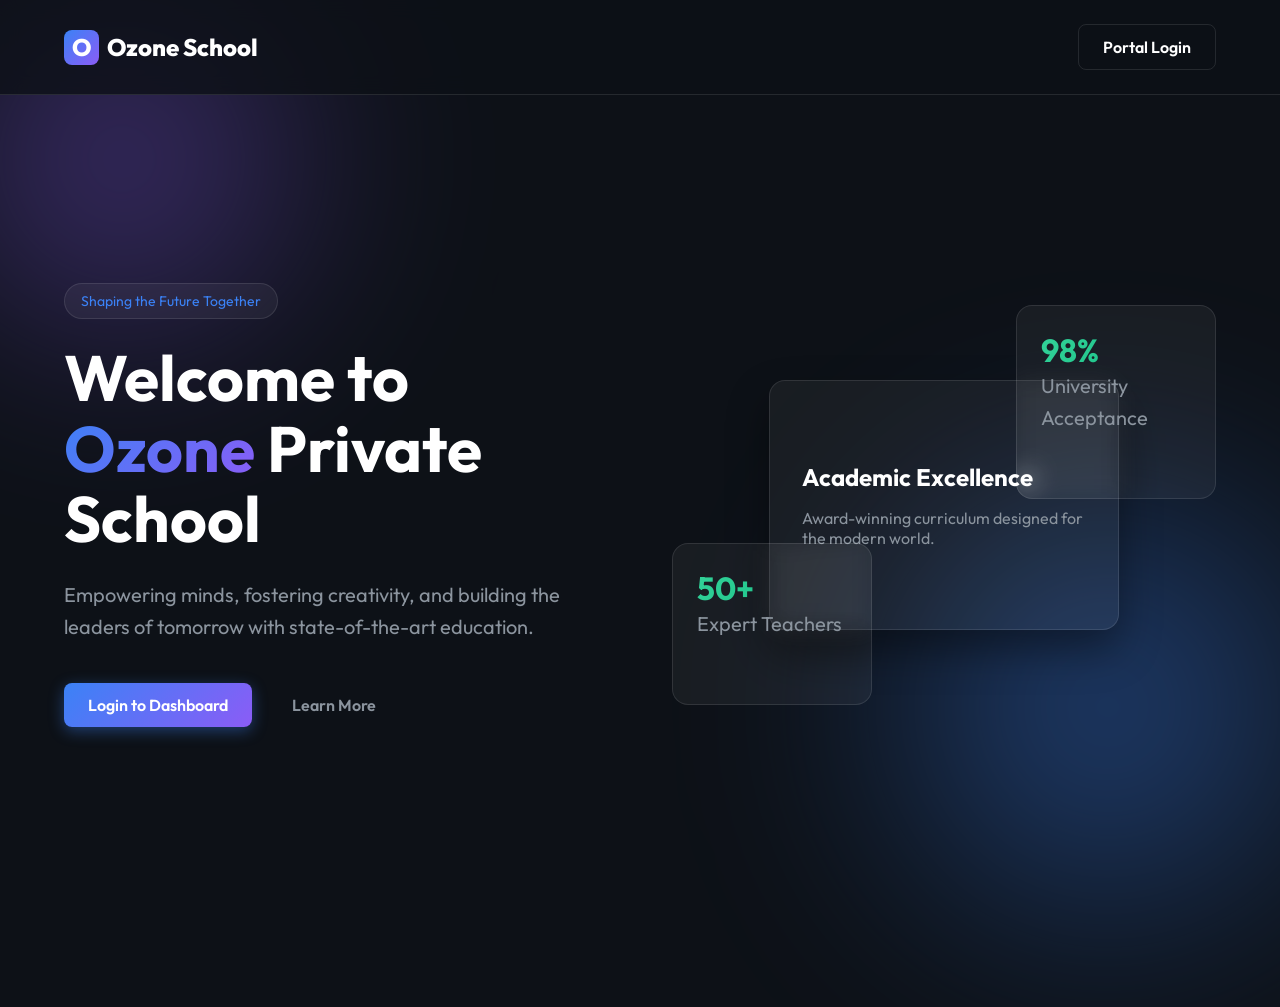
<file: src/main/resources/static/index.html>
<!DOCTYPE html>
<html lang="en">
<head>
    <meta charset="UTF-8">
    <meta name="viewport" content="width=device-width, initial-scale=1.0">
    <title>Ozone Private School | Excellence in Education</title>
    <!-- Modern Font: Outfit -->
    <link href="https://fonts.googleapis.com/css2?family=Outfit:wght@300;400;500;700;800&display=swap" rel="stylesheet">
    <link rel="stylesheet" href="css/index.css">
</head>
<body>

<!-- Background decorative elements -->
<div class="blob shape-1"></div>
<div class="blob shape-2"></div>

<nav class="navbar">
    <div class="logo">
        <span class="logo-icon">O</span>
        Ozone School
    </div>
    <button id="nav-login-btn" class="btn btn-outline">Portal Login</button>
</nav>

<main class="hero">
    <div class="hero-content">
        <div class="badge">Shaping the Future Together</div>
        <h1>Welcome to <span class="text-gradient">Ozone</span> Private School</h1>
        <p>Empowering minds, fostering creativity, and building the leaders of tomorrow with state-of-the-art education.</p>
        <div class="hero-actions">
            <button id="hero-login-btn" class="btn btn-primary">Login to Dashboard</button>
            <button class="btn btn-ghost">Learn More</button>
        </div>
    </div>

    <div class="hero-image-container">
        <!-- abstract glass card representation instead of image -->
        <div class="glass-card stat-card stat-1">
            <h3>98%</h3>
            <p>University Acceptance</p>
        </div>
        <div class="glass-card stat-card stat-2">
            <h3>50+</h3>
            <p>Expert Teachers</p>
        </div>
        <div class="glass-card main-hero-card">
            <div class="card-header">Academic Excellence</div>
            <div class="card-body">Award-winning curriculum designed for the modern world.</div>
        </div>
    </div>
</main>

<!-- Login Modal -->
<div id="login-modal" class="modal-overlay hidden">
    <div class="modal-content glass-card">
        <button class="close-btn">&times;</button>

        <div class="modal-header">
            <h2>Welcome Back</h2>
            <p>Sign in to your Ozone portal</p>
        </div>

        <form id="login-form">
            <div class="input-group">
                <label for="username">Username</label>
                <input type="text" id="username" placeholder="Enter your username" required>
            </div>

            <div class="input-group">
                <label for="password">Password</label>
                <input type="password" id="password" placeholder="Enter your password" required>
            </div>

            <div class="input-group">
                <label for="role">Select Role</label>
                <div class="custom-select">
                    <select id="role" required>
                        <option value="" disabled selected>Choose your role...</option>
                        <option value="director">Director</option>
                        <option value="manager">Manager</option>
                        <option value="cashier">Cashier</option>
                        <option value="teacher">Teacher</option>
                    </select>
                </div>
            </div>

            <button type="submit" class="btn btn-primary btn-block">Sign In</button>
        </form>
    </div>
</div>

<script src="js/index.js"></script>
</body>
</html>
</file>
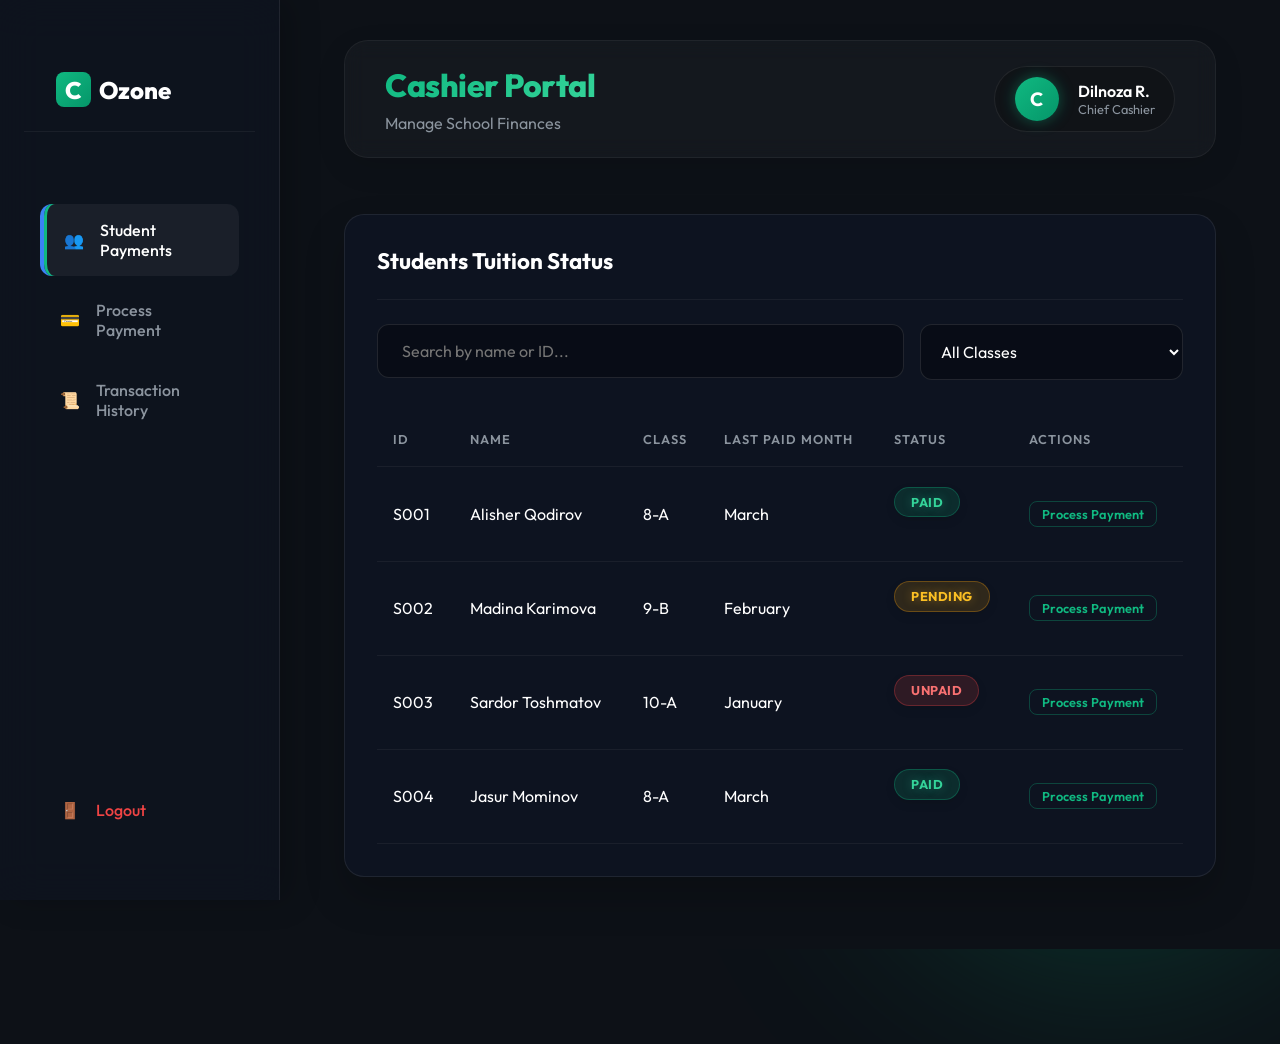
<file: src/main/resources/static/html/cashier.html>
<!DOCTYPE html>
<html lang="en">
<head>
    <meta charset="UTF-8">
    <meta name="viewport" content="width=device-width, initial-scale=1.0">
    <title>Cashier Dashboard | Ozone School</title>
    <link href="https://fonts.googleapis.com/css2?family=Outfit:wght@300;400;500;700;800&display=swap" rel="stylesheet">
    <link rel="stylesheet" href="../css/index.css">
    <link rel="stylesheet" href="../css/cashier.css">
    <script src="../js/cashier.js" defer></script>
</head>
<body>

<!-- Background decorative elements -->
<div class="blob shape-1" style="background: radial-gradient(circle, #10b981 0%, transparent 70%);"></div>
<div class="blob shape-2" style="background: radial-gradient(circle, #059669 0%, transparent 70%);"></div>

<div class="dashboard-layout">

    <!-- Sidebar -->
    <aside class="sidebar">
        <div class="sidebar-header">
            <div class="logo">
                <span class="logo-icon" style="background: linear-gradient(135deg, #10b981, #059669);">C</span>
                Ozone
            </div>
        </div>
        <nav class="sidebar-nav">
            <a href="#" class="nav-item active" data-section="student-payments">
                <span>👥</span> Student Payments
            </a>
            <a href="#" class="nav-item" data-section="process-payment">
                <span>💳</span> Process Payment
            </a>
            <a href="#" class="nav-item" data-section="transaction-history">
                <span>📜</span> Transaction History
            </a>
            <a href="../index.html" class="nav-item" style="margin-top: auto; color: #ef4444;">
                <span>🚪</span> Logout
            </a>
        </nav>
    </aside>

    <!-- Main Content -->
    <main class="main-content">
        <header class="dashboard-header">
            <div>
                <h2 class="text-gradient" style="background: linear-gradient(135deg, #10b981, #34d399); -webkit-background-clip: text; background-clip: text; -webkit-text-fill-color: transparent;">Cashier Portal</h2>
                <p style="color: var(--text-secondary); margin-top: 0.5rem;">Manage School Finances</p>
            </div>
            <div class="user-profile">
                <div class="avatar" style="background: linear-gradient(135deg, #10b981, #059669);">C</div>
                <div>
                    <div style="font-weight: 600;">Dilnoza R.</div>
                    <div style="font-size: 0.8rem; color: var(--text-secondary);">Chief Cashier</div>
                </div>
            </div>
        </header>

        <!-- Student Payments Section -->
        <section id="student-payments" class="section-content active">
            <div class="table-container">
                <div class="table-header">
                    <h3>Students Tuition Status</h3>
                </div>

                <div style="display: flex; gap: 1rem; margin-bottom: 2rem;">
                    <div style="flex: 2;">
                        <input type="text" id="studentSearchInput" class="search-bar" style="margin-bottom: 0;" placeholder="Search by name or ID..." onkeyup="filterPayments()">
                    </div>
                    <div style="flex: 1;">
                        <select id="classFilter" class="search-bar" style="margin-bottom: 0; padding: 1rem; cursor: pointer;" onchange="filterPayments()">
                            <option value="all">All Classes</option>
                            <!-- Populated by JS -->
                        </select>
                    </div>
                </div>

                <table class="data-table">
                    <thead>
                    <tr>
                        <th>ID</th>
                        <th>Name</th>
                        <th>Class</th>
                        <th>Last Paid Month</th>
                        <th>Status</th>
                        <th>Actions</th>
                    </tr>
                    </thead>
                    <tbody id="paymentTableBody">
                    <!-- Populated by JS -->
                    </tbody>
                </table>
            </div>
        </section>

        <!-- Process Payment Section -->
        <section id="process-payment" class="section-content">
            <div class="payment-grid">
                <div class="action-card">
                    <div class="table-header">
                        <h3>Process New Payment</h3>
                    </div>

                    <div class="student-card" id="selectedStudentInfo">
                        <div>
                            <h4 id="selectedStudentName" style="color: white; font-size: 1.1rem; margin-bottom: 0.3rem;">No student selected</h4>
                            <p id="selectedStudentClass" style="color: var(--text-secondary); font-size: 0.9rem;">Please select a student from the list first</p>
                        </div>
                        <div style="font-size: 2rem;">👤</div>
                    </div>

                    <form id="paymentForm">
                        <div class="input-group">
                            <label>Payment Amount (UZS)</label>
                            <input type="text" id="paymentAmount" value="2,000,000" readonly style="color: #cbd5e1; cursor: not-allowed; opacity: 0.8;">
                        </div>

                        <div class="input-group">
                            <label>Month to Pay</label>
                            <div class="custom-select">
                                <select id="paymentMonth">
                                    <option value="" disabled selected>Select month...</option>
                                    <option value="January">January</option>
                                    <option value="February">February</option>
                                    <option value="March">March</option>
                                    <option value="April">April</option>
                                    <option value="May">May</option>
                                    <option value="September">September</option>
                                    <option value="October">October</option>
                                    <option value="November">November</option>
                                    <option value="December">December</option>
                                </select>
                            </div>
                        </div>

                        <div class="input-group">
                            <label>Payment Method</label>
                            <div class="custom-select">
                                <select id="paymentMethod">
                                    <option value="Cash">Cash</option>
                                    <option value="Card (Terminal)">Card (Terminal)</option>
                                    <option value="Payme / Click">Payme / Click</option>
                                </select>
                            </div>
                        </div>

                        <button type="button" class="btn btn-primary" style="width: 100%; margin-top: 1rem;" onclick="submitPayment()">Confirm Payment</button>
                    </form>
                </div>

                <div class="action-card">
                    <div class="table-header">
                        <h3>Payment Summary</h3>
                    </div>
                    <div style="display: flex; flex-direction: column; gap: 1.5rem;">
                        <div style="background: rgba(0,0,0,0.2); padding: 1.5rem; border-radius: 12px; border-left: 4px solid #10b981;">
                            <p style="color: var(--text-secondary); font-size: 0.9rem; margin-bottom: 0.5rem;">Total Collected Today</p>
                            <h3 style="color: white; font-size: 1.8rem;">16,000,000 <span style="font-size: 1rem; color: var(--text-secondary);">UZS</span></h3>
                        </div>
                        <div style="background: rgba(0,0,0,0.2); padding: 1.5rem; border-radius: 12px; border-left: 4px solid #f59e0b;">
                            <p style="color: var(--text-secondary); font-size: 0.9rem; margin-bottom: 0.5rem;">Pending Payments (Current Month)</p>
                            <h3 style="color: white; font-size: 1.8rem;">42 <span style="font-size: 1rem; color: var(--text-secondary);">Students</span></h3>
                        </div>
                    </div>
                </div>
            </div>
        </section>

        <!-- Transaction History Section -->
        <section id="transaction-history" class="section-content">
            <div class="table-container">
                <div class="table-header">
                    <h3>Recent Transactions</h3>
                </div>
                <table class="data-table">
                    <thead>
                    <tr>
                        <th>Transaction ID</th>
                        <th>Date</th>
                        <th>Student Name</th>
                        <th>Class</th>
                        <th>Month Paid</th>
                        <th>Amount (UZS)</th>
                    </tr>
                    </thead>
                    <tbody id="transactionTableBody">
                    <!-- Populated by JS -->
                    </tbody>
                </table>
            </div>
        </section>

    </main>
</div>
</body>
</html>
</file>
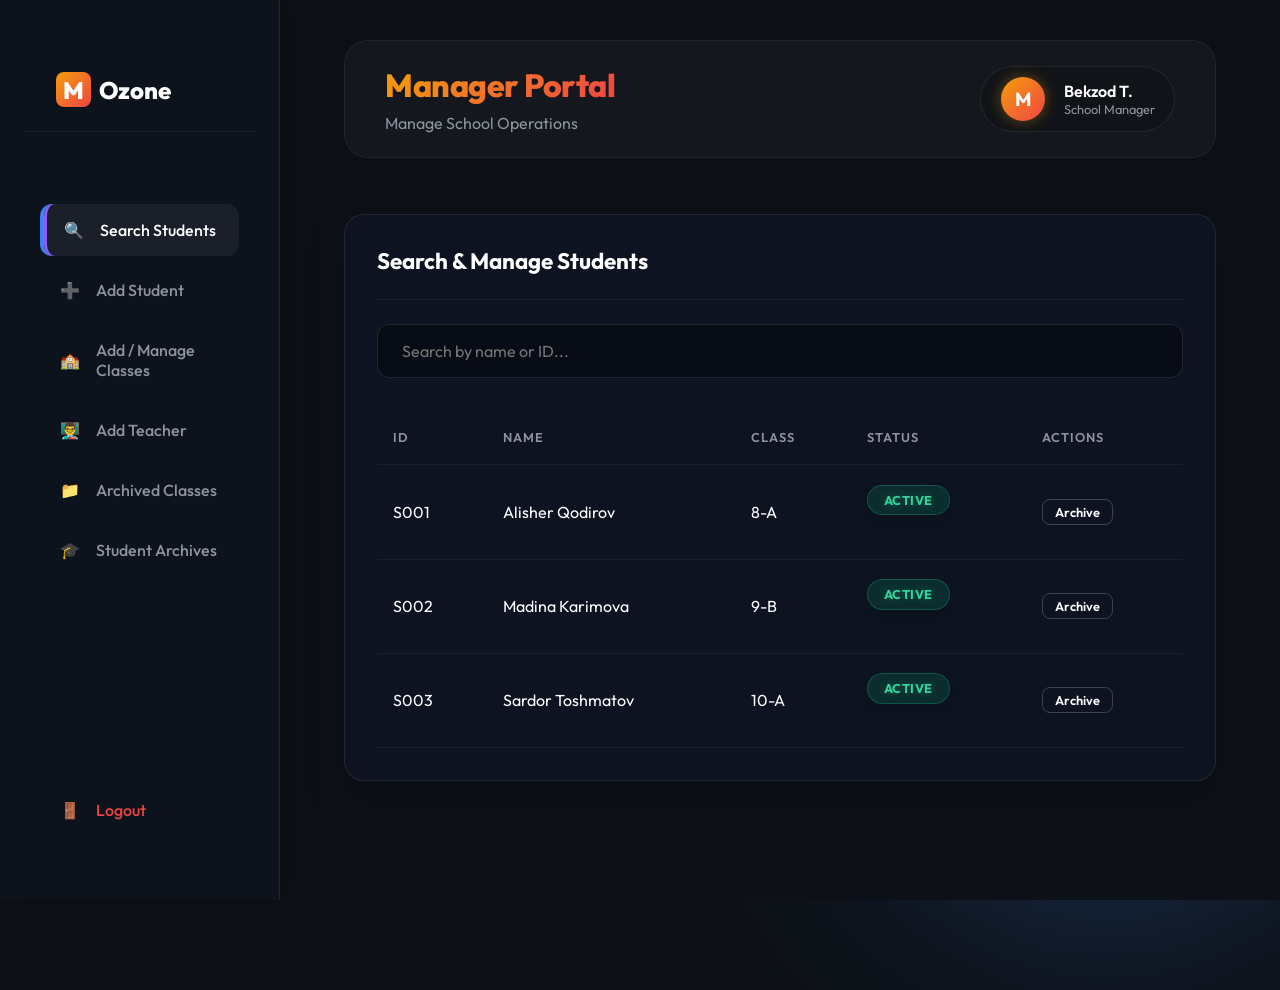
<file: src/main/resources/static/html/manager.html>
<!DOCTYPE html>
<html lang="en">
<head>
    <meta charset="UTF-8">
    <meta name="viewport" content="width=device-width, initial-scale=1.0">
    <title>Manager Dashboard | Ozone School</title>
    <link href="https://fonts.googleapis.com/css2?family=Outfit:wght@300;400;500;700;800&display=swap" rel="stylesheet">
    <link rel="stylesheet" href="../css/index.css">
    <link rel="stylesheet" href="../css/manager.css">
    <script src="../js/manager.js" defer></script>
</head>
<body>

<!-- Background decorative elements -->
<div class="blob shape-1"></div>
<div class="blob shape-2"></div>

<div class="dashboard-layout">

    <!-- Sidebar -->
    <aside class="sidebar">
        <div class="sidebar-header">
            <div class="logo">
                <span class="logo-icon" style="background: linear-gradient(135deg, #f59e0b, #ef4444);">M</span>
                Ozone
            </div>
        </div>
        <nav class="sidebar-nav">
            <a href="#" class="nav-item active" data-section="search-students">
                <span>🔍</span> Search Students
            </a>
            <a href="#" class="nav-item" data-section="add-student">
                <span>➕</span> Add Student
            </a>
            <a href="#" class="nav-item" data-section="manage-classes">
                <span>🏫</span> Add / Manage Classes
            </a>
            <a href="#" class="nav-item" data-section="add-teacher">
                <span>👨‍🏫</span> Add Teacher
            </a>
            <a href="#" class="nav-item" data-section="archived-classes">
                <span>📁</span> Archived Classes
            </a>
            <a href="#" class="nav-item" data-section="archived-students">
                <span>🎓</span> Student Archives
            </a>
            <a href="../index.html" class="nav-item" style="margin-top: auto; color: #ef4444;">
                <span>🚪</span> Logout
            </a>
        </nav>
    </aside>

    <!-- Main Content -->
    <main class="main-content">
        <header class="dashboard-header">
            <div>
                <h2 class="text-gradient" style="background: linear-gradient(135deg, #f59e0b, #ef4444); -webkit-background-clip: text; background-clip: text; -webkit-text-fill-color: transparent;">Manager Portal</h2>
                <p style="color: var(--text-secondary); margin-top: 0.5rem;">Manage School Operations</p>
            </div>
            <div class="user-profile">
                <div class="avatar" style="background: linear-gradient(135deg, #f59e0b, #ef4444);">M</div>
                <div>
                    <div style="font-weight: 600;">Bekzod T.</div>
                    <div style="font-size: 0.8rem; color: var(--text-secondary);">School Manager</div>
                </div>
            </div>
        </header>

        <!-- Search Students Section -->
        <section id="search-students" class="section-content active">
            <div class="table-container">
                <div class="table-header">
                    <h3>Search & Manage Students</h3>
                </div>
                <input type="text" id="studentSearchInput" class="search-bar" placeholder="Search by name or ID..." onkeyup="handleStudentSearch(event)">

                <table class="data-table">
                    <thead>
                    <tr>
                        <th>ID</th>
                        <th>Name</th>
                        <th>Class</th>
                        <th>Status</th>
                        <th>Actions</th>
                    </tr>
                    </thead>
                    <tbody id="studentTableBody">
                    <!-- Populated by JS -->
                    </tbody>
                </table>
            </div>
        </section>

        <!-- Add Student Section -->
        <section id="add-student" class="section-content">
            <div class="table-container">
                <div class="table-header">
                    <h3>Enrol New Student</h3>
                </div>
                <form>
                    <div class="form-grid">
                        <div class="input-group">
                            <label>First Name</label>
                            <input type="text" id="newStudentFName" placeholder="e.g. Alisher">
                        </div>
                        <div class="input-group">
                            <label>Last Name</label>
                            <input type="text" id="newStudentLName" placeholder="e.g. Qodirov">
                        </div>
                        <div class="input-group">
                            <label>Date of Birth</label>
                            <input type="date">
                        </div>
                        <div class="input-group">
                            <label>Assign Class</label>
                            <div class="custom-select">
                                <select id="newStudentClass">
                                    <option>Select Class...</option>
                                    <option value="8-A">8-A</option>
                                    <option value="9-B">9-B</option>
                                    <option value="10-A">10-A</option>
                                </select>
                            </div>
                        </div>
                    </div>
                    <button type="button" class="btn btn-primary" style="margin-top: 1rem;" onclick="submitAddStudent()">Register Student</button>
                </form>
            </div>
        </section>

        <!-- Add/Manage Classes Section -->
        <section id="manage-classes" class="section-content">
            <div class="dashboard-grid">
                <div class="table-container" style="flex: 1;">
                    <div class="table-header">
                        <h3>Create New Class</h3>
                    </div>
                    <form>
                        <div class="input-group">
                            <label>Class Name</label>
                            <input type="text" id="newClassName" placeholder="e.g. 5-D Advanced">
                        </div>
                        <div class="input-group" style="margin-top: 1rem;">
                            <label>Assign Primary Teacher</label>
                            <div class="custom-select">
                                <select id="newClassTeacher">
                                    <option>Select Teacher...</option>
                                    <option value="Nodira V. (Math)">Nodira V. (Math)</option>
                                    <option value="Sardor I. (Physics)">Sardor I. (Physics)</option>
                                </select>


                            </div>
                        </div>
                        <div class="input-group" style="margin-top: 1rem;">
                            <label>Max Capacity</label>
                            <input type="number" id="newClassCapacity" placeholder="25" min="10" max="40">
                        </div>
                        <button type="button" class="btn btn-primary" style="margin-top: 1rem; width: 100%;" onclick="submitAddClass()">Create Class</button>
                    </form>
                </div>

                <div class="table-container" style="flex: 2;">
                    <div class="table-header">
                        <h3>Active Classes</h3>
                    </div>
                    <table class="data-table">
                        <thead>
                        <tr>
                            <th>Class Name</th>
                            <th>Primary Teacher</th>
                            <th>Enrollment</th>
                            <th>Actions</th>
                        </tr>
                        </thead>
                        <tbody id="classTableBody">
                        <!-- Populated by JS -->
                        </tbody>
                    </table>
                </div>
            </div>
        </section>

        <!-- Add Teacher Section -->
        <section id="add-teacher" class="section-content">
            <div class="dashboard-grid">
                <div class="table-container" style="flex: 1;">
                    <div class="table-header">
                        <h3>Add New Teacher</h3>
                    </div>
                    <form>
                        <div class="input-group">
                            <label>First Name</label>
                            <input type="text" id="newTeacherFName" placeholder="e.g. Nodira">
                        </div>
                        <div class="input-group" style="margin-top: 1rem;">
                            <label>Last Name</label>
                            <input type="text" id="newTeacherLName" placeholder="e.g. Vohidova">
                        </div>
                        <div class="input-group" style="margin-top: 1rem;">
                            <label>Subject specialization</label>
                            <input type="text" id="newTeacherSubject" placeholder="e.g. Mathematics">
                        </div>
                        <button type="button" class="btn btn-primary" style="margin-top: 1rem; width: 100%;" onclick="submitAddTeacher()">Register Teacher</button>
                    </form>
                </div>

                <div class="table-container" style="flex: 2;">
                    <div class="table-header">
                        <h3>Staff List</h3>
                    </div>
                    <table class="data-table">
                        <thead>
                        <tr>
                            <th>ID</th>
                            <th>Name</th>
                            <th>Subject</th>
                            <th>Assigned Classes</th>
                        </tr>
                        </thead>
                        <tbody id="teacherTableBody">
                        <!-- Populated by JS -->
                        </tbody>
                    </table>
                </div>
            </div>
        </section>

        <!-- Archived Classes Section -->
        <section id="archived-classes" class="section-content">
            <div class="table-container">
                <div class="table-header">
                    <h3>Archived Classes</h3>
                </div>
                <table class="data-table">
                    <thead>
                    <tr>
                        <th>ID</th>
                        <th>Class Name</th>
                        <th>Archived Date</th>
                        <th>Status</th>
                    </tr>
                    </thead>
                    <tbody id="archivedClassTableBody">
                    <!-- Populated by JS -->
                    </tbody>
                </table>
            </div>
        </section>

        <!-- Student Archives Section -->
        <section id="archived-students" class="section-content">
            <div class="table-container">
                <div class="table-header">
                    <h3>Student Archives</h3>
                </div>
                <table class="data-table">
                    <thead>
                    <tr>
                        <th>ID</th>
                        <th>Name</th>
                        <th>Departure Date</th>
                        <th>Reason</th>
                    </tr>
                    </thead>
                    <tbody id="archivedStudentTableBody">
                    <!-- Populated by JS -->
                    </tbody>
                </table>
            </div>
        </section>

    </main>
</div>
</body>
</html>
</file>
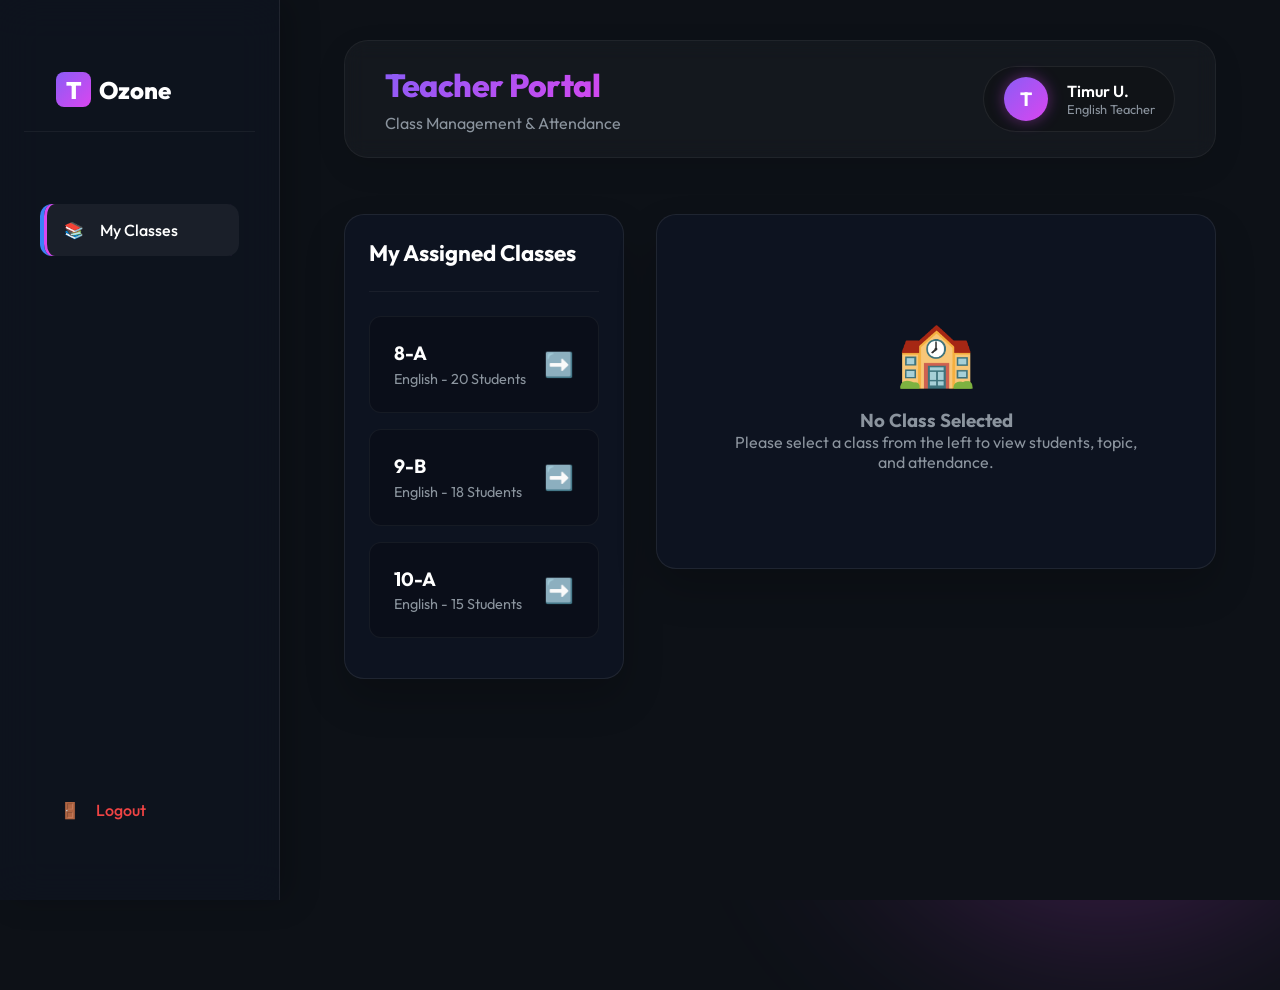
<file: src/main/resources/static/html/teacher.html>
<!DOCTYPE html>
<html lang="en">
<head>
    <meta charset="UTF-8">
    <meta name="viewport" content="width=device-width, initial-scale=1.0">
    <title>Teacher Dashboard | Ozone School</title>
    <link href="https://fonts.googleapis.com/css2?family=Outfit:wght@300;400;500;700;800&display=swap" rel="stylesheet">
    <link rel="stylesheet" href="../css/index.css">
    <link rel="stylesheet" href="../css/teacher.css">
    <script src="../js/teacher.js" defer></script>
</head>
<body>

<!-- Background decorative elements -->
<div class="blob shape-1" style="background: radial-gradient(circle, #8b5cf6 0%, transparent 70%);"></div>
<div class="blob shape-2" style="background: radial-gradient(circle, #d946ef 0%, transparent 70%);"></div>

<div class="dashboard-layout">

    <!-- Sidebar -->
    <aside class="sidebar">
        <div class="sidebar-header">
            <div class="logo">
                <span class="logo-icon" style="background: linear-gradient(135deg, #8b5cf6, #d946ef);">T</span>
                Ozone
            </div>
        </div>
        <nav class="sidebar-nav">
            <a href="#" class="nav-item active" data-section="my-classes">
                <span>📚</span> My Classes
            </a>
            <a href="../index.html" class="nav-item" style="margin-top: auto; color: #ef4444;">
                <span>🚪</span> Logout
            </a>
        </nav>
    </aside>

    <!-- Main Content -->
    <main class="main-content">
        <header class="dashboard-header">
            <div>
                <h2 class="text-gradient" style="background: linear-gradient(135deg, #8b5cf6, #d946ef); -webkit-background-clip: text; -webkit-text-fill-color: transparent;">Teacher Portal</h2>
                <p style="color: var(--text-secondary); margin-top: 0.5rem;">Class Management & Attendance</p>
            </div>
            <div class="user-profile">
                <div class="avatar" style="background: linear-gradient(135deg, #8b5cf6, #d946ef);">T</div>
                <div>
                    <div style="font-weight: 600;">Timur U.</div>
                    <div style="font-size: 0.8rem; color: var(--text-secondary);">English Teacher</div>
                </div>
            </div>
        </header>

        <section id="my-classes" class="section-content active">
            <div class="dashboard-grid">

                <!-- Sidebar for selecting classes -->
                <div class="chart-card" style="height: auto; padding: 1.5rem;">
                    <div class="table-header">
                        <h3>My Assigned Classes</h3>
                    </div>
                    <div id="classListContainer">
                        <!-- Populated by JS -->
                    </div>
                </div>

                <!-- Main pane for attendance and topic -->
                <div class="table-container" style="margin-bottom: 0;">
                    <!-- Placeholder when no class is selected -->
                    <div id="noClassSelected" style="text-align: center; padding: 4rem 2rem; color: var(--text-secondary);">
                        <div style="font-size: 4rem; margin-bottom: 1rem;">🏫</div>
                        <h3>No Class Selected</h3>
                        <p>Please select a class from the left to view students, topic, and attendance.</p>
                    </div>

                    <!-- Real content shown after selecting -->
                    <div id="studentsSection" style="display: none;">
                        <div class="table-header">
                            <h3 id="currentClassHeader">Class Name Here</h3>
                        </div>

                        <form>
                            <div class="input-group">
                                <label>Today's Topic (Bugungi mavzu)</label>
                                <input type="text" id="todayTopic" placeholder="e.g. Present Perfect Tense">
                            </div>
                        </form>

                        <h4 style="margin-top: 2rem; margin-bottom: 1rem; color: white;">Attendance List</h4>
                        <table class="data-table">
                            <thead>
                            <tr>
                                <th>Student Name</th>
                                <th>Attendance</th>
                            </tr>
                            </thead>
                            <tbody id="attendanceTableBody">
                            <!-- Populated by JS -->
                            </tbody>
                        </table>

                        <div style="margin-top: 2rem; display: flex; justify-content: flex-end;">
                            <button class="btn btn-primary" onclick="saveTopicAndAttendance()">Save Topic & Attendance</button>
                        </div>
                    </div>
                </div>

            </div>
        </section>

    </main>
</div>
</body>
</html>
</file>
<file: src/main/resources/static/css/index.css>
:root {
    --bg-color: #0d1117;
    --text-primary: #ffffff;
    --text-secondary: #8b949e;
    --primary-color: #3b82f6;
    --primary-hover: #2563eb;
    --accent-color: #8b5cf6;
    --glass-bg: rgba(255, 255, 255, 0.05);
    --glass-border: rgba(255, 255, 255, 0.1);
    --font-main: 'Outfit', sans-serif;
}

* {
    margin: 0;
    padding: 0;
    box-sizing: border-box;
}

body {
    font-family: var(--font-main);
    background-color: var(--bg-color);
    color: var(--text-primary);
    min-height: 100vh;
    overflow-x: hidden;
    position: relative;
}

/* Background Gradients */
.blob {
    position: absolute;
    filter: blur(100px);
    z-index: -1;
    opacity: 0.5;
    animation: float 10s infinite alternate ease-in-out;
}

.shape-1 {
    top: -10%;
    left: -10%;
    width: 500px;
    height: 500px;
    background: radial-gradient(circle, var(--accent-color) 0%, transparent 70%);
}

.shape-2 {
    bottom: -10%;
    right: -10%;
    width: 600px;
    height: 600px;
    background: radial-gradient(circle, var(--primary-color) 0%, transparent 70%);
    animation-delay: -5s;
}

@keyframes float {
    0% { transform: translate(0, 0); }
    100% { transform: translate(50px, 50px); }
}

/* Navigation */
.navbar {
    display: flex;
    justify-content: space-between;
    align-items: center;
    padding: 1.5rem 5%;
    background: rgba(13, 17, 23, 0.8);
    backdrop-filter: blur(10px);
    border-bottom: 1px solid var(--glass-border);
    position: sticky;
    top: 0;
    z-index: 100;
}

.logo {
    font-size: 1.5rem;
    font-weight: 800;
    display: flex;
    align-items: center;
    gap: 0.5rem;
}

.logo-icon {
    background: linear-gradient(135deg, var(--primary-color), var(--accent-color));
    color: white;
    width: 35px;
    height: 35px;
    display: flex;
    align-items: center;
    justify-content: center;
    border-radius: 8px;
}

/* Buttons */
.btn {
    padding: 0.75rem 1.5rem;
    border-radius: 8px;
    font-family: var(--font-main);
    font-weight: 600;
    font-size: 1rem;
    cursor: pointer;
    transition: all 0.3s ease;
    border: none;
    outline: none;
}

.btn-primary {
    background: linear-gradient(135deg, var(--primary-color), var(--accent-color));
    color: white;
    box-shadow: 0 4px 15px rgba(59, 130, 246, 0.4);
}

.btn-primary:hover {
    transform: translateY(-2px);
    box-shadow: 0 6px 20px rgba(59, 130, 246, 0.6);
}

.btn-outline {
    background: transparent;
    border: 1px solid var(--glass-border);
    color: white;
}

.btn-outline:hover {
    background: var(--glass-bg);
    border-color: white;
}

.btn-ghost {
    background: transparent;
    color: var(--text-secondary);
}

.btn-ghost:hover {
    color: white;
}

.btn-block {
    width: 100%;
    padding: 1rem;
    margin-top: 1rem;
}

/* Hero Section */
.hero {
    display: flex;
    align-items: center;
    justify-content: space-between;
    padding: 5rem 5%;
    min-height: calc(100vh - 80px);
    gap: 4rem;
}

.hero-content {
    flex: 1;
    max-width: 600px;
    animation: slideUp 1s ease-out forwards;
}

.badge {
    display: inline-block;
    padding: 0.5rem 1rem;
    background: var(--glass-bg);
    border: 1px solid var(--glass-border);
    border-radius: 20px;
    font-size: 0.875rem;
    color: var(--primary-color);
    margin-bottom: 1.5rem;
}

.hero h1 {
    font-size: 4rem;
    line-height: 1.1;
    margin-bottom: 1.5rem;
}

.text-gradient {
    background: linear-gradient(135deg, var(--primary-color), var(--accent-color));
    -webkit-background-clip: text;
    background-clip: text;
    -webkit-text-fill-color: transparent;
}

.hero p {
    font-size: 1.25rem;
    color: var(--text-secondary);
    margin-bottom: 2.5rem;
    line-height: 1.6;
}

.hero-actions {
    display: flex;
    gap: 1rem;
}

/* Glass Cards */
.glass-card {
    background: var(--glass-bg);
    backdrop-filter: blur(12px);
    -webkit-backdrop-filter: blur(12px);
    border: 1px solid var(--glass-border);
    border-radius: 16px;
    padding: 2rem;
}

.hero-image-container {
    flex: 1;
    position: relative;
    height: 400px;
    animation: fadeIn 1.2s ease-out forwards;
}

.main-hero-card {
    position: absolute;
    top: 50%;
    left: 50%;
    transform: translate(-50%, -50%);
    width: 350px;
    height: 250px;
    display: flex;
    flex-direction: column;
    justify-content: center;
    box-shadow: 0 20px 40px rgba(0,0,0,0.4);
    z-index: 2;
}

.card-header {
    font-size: 1.5rem;
    font-weight: 700;
    margin-bottom: 1rem;
}

.card-body {
    color: var(--text-secondary);
}

.stat-card {
    position: absolute;
    padding: 1.5rem;
    width: 200px;
    z-index: 3;
    animation: floating 4s infinite alternate ease-in-out;
}

.stat-card h3 {
    font-size: 2rem;
    background: linear-gradient(135deg, #34d399, #10b981);
    -webkit-background-clip: text;
    background-clip: text;
    -webkit-text-fill-color: transparent;
}

.stat-card.stat-1 {
    top: 0;
    right: 0;
}

.stat-card.stat-2 {
    bottom: 0;
    left: 0;
    animation-delay: -2s;
}

/* Modal Styling */
.modal-overlay {
    position: fixed;
    top: 0;
    left: 0;
    width: 100%;
    height: 100%;
    background: rgba(0, 0, 0, 0.6);
    backdrop-filter: blur(5px);
    display: flex;
    align-items: center;
    justify-content: center;
    z-index: 1000;
    opacity: 0;
    pointer-events: none;
    transition: opacity 0.3s ease;
}

.modal-overlay.show {
    opacity: 1;
    pointer-events: all;
}

.modal-content {
    width: 100%;
    max-width: 450px;
    position: relative;
    transform: translateY(20px) scale(0.95);
    transition: all 0.3s ease;
    box-shadow: 0 25px 50px rgba(0,0,0,0.5);
    padding: 3rem 2.5rem;
}

.modal-overlay.show .modal-content {
    transform: translateY(0) scale(1);
}

.close-btn {
    position: absolute;
    top: 15px;
    right: 20px;
    background: none;
    border: none;
    color: var(--text-secondary);
    font-size: 1.5rem;
    cursor: pointer;
    transition: color 0.2s;
}

.close-btn:hover {
    color: white;
}

.modal-header {
    text-align: center;
    margin-bottom: 2rem;
}

.modal-header h2 {
    font-size: 2rem;
    margin-bottom: 0.5rem;
}

.modal-header p {
    color: var(--text-secondary);
}

.input-group {
    margin-bottom: 1.5rem;
}

.input-group label {
    display: block;
    margin-bottom: 0.5rem;
    font-size: 0.875rem;
    color: var(--text-secondary);
    font-weight: 500;
}

.input-group input, .input-group select {
    width: 100%;
    padding: 1rem;
    border-radius: 8px;
    background: rgba(0, 0, 0, 0.2);
    border: 1px solid var(--glass-border);
    color: white;
    font-family: var(--font-main);
    font-size: 1rem;
    transition: border-color 0.3s, box-shadow 0.3s;
}

.input-group input:focus, .input-group select:focus {
    outline: none;
    border-color: var(--primary-color);
    box-shadow: 0 0 0 2px rgba(59, 130, 246, 0.2);
}

.input-group select {
    appearance: none;
    cursor: pointer;
}

.custom-select {
    position: relative;
}

.custom-select::after {
    content: '▼';
    font-size: 0.8rem;
    color: var(--text-secondary);
    position: absolute;
    right: 1rem;
    top: 50%;
    transform: translateY(-50%);
    pointer-events: none;
}

/* Animations */
@keyframes slideUp {
    from { opacity: 0; transform: translateY(40px); }
    to { opacity: 1; transform: translateY(0); }
}

@keyframes fadeIn {
    from { opacity: 0; }
    to { opacity: 1; }
}

@keyframes floating {
    0% { transform: translateY(0); }
    100% { transform: translateY(-15px); }
}

/* Responsive */
@media (max-width: 768px) {
    .hero {
        flex-direction: column;
        text-align: center;
        padding-top: 3rem;
    }

    .hero h1 {
        font-size: 3rem;
    }

    .hero-actions {
        justify-content: center;
    }

    .hero-image-container {
        width: 100%;
        margin-top: 2rem;
    }
}

/* Dashboard Layout Structure */
.dashboard-layout {
    display: flex;
    min-height: 100vh;
    background-color: var(--bg-color);
}

/* Sidebar Styling */
.sidebar {
    width: 280px;
    background: rgba(13, 17, 23, 0.95);
    border-right: 1px solid var(--glass-border);
    backdrop-filter: blur(10px);
    padding: 2rem 1.5rem;
    display: flex;
    flex-direction: column;
    position: fixed;
    height: 100vh;
    z-index: 50;
}

.sidebar-header {
    margin-bottom: 2.5rem;
}

.sidebar-nav {
    flex: 1;
    display: flex;
    flex-direction: column;
    gap: 0.5rem;
}

.nav-item {
    padding: 1rem 1.5rem;
    border-radius: 8px;
    color: var(--text-secondary);
    text-decoration: none;
    font-weight: 500;
    transition: all 0.3s ease;
    display: flex;
    align-items: center;
    gap: 1rem;
}

.nav-item:hover, .nav-item.active {
    background: var(--glass-bg);
    color: white;
    box-shadow: 0 4px 15px rgba(0, 0, 0, 0.2);
}

.nav-item.active {
    border-left: 4px solid var(--primary-color);
}

/* Main Content Styling */
.main-content {
    flex: 1;
    margin-left: 280px;
    padding: 2rem 3rem;
    overflow-y: auto;
}

.dashboard-header {
    display: flex;
    justify-content: space-between;
    align-items: center;
    margin-bottom: 3rem;
}

.user-profile {
    display: flex;
    align-items: center;
    gap: 1rem;
}

.avatar {
    width: 45px;
    height: 45px;
    border-radius: 50%;
    background: linear-gradient(135deg, var(--accent-color), var(--primary-color));
    display: flex;
    align-items: center;
    justify-content: center;
    font-weight: bold;
    font-size: 1.2rem;
    color: white;
}

/* Dashboard Grid Component */
.dashboard-grid {
    display: grid;
    grid-template-columns: repeat(auto-fill, minmax(300px, 1fr));
    gap: 2rem;
    margin-bottom: 2rem;
}

/* Stats Cards Container */
.stats-container {
    display: grid;
    grid-template-columns: repeat(4, 1fr);
    gap: 1.5rem;
    margin-bottom: 3rem;
}

.stat-box {
    padding: 1.5rem;
    background: var(--glass-bg);
    border: 1px solid var(--glass-border);
    border-radius: 12px;
    backdrop-filter: blur(10px);
    transition: transform 0.3s;
}

.stat-box:hover {
    transform: translateY(-5px);
    border-color: rgba(255, 255, 255, 0.2);
}

.stat-box h4 {
    color: var(--text-secondary);
    font-weight: 500;
    margin-bottom: 0.5rem;
    font-size: 0.9rem;
}

.stat-box .amount {
    font-size: 2rem;
    font-weight: 700;
    color: white;
}

/* Table Styling */
.table-container {
    background: var(--glass-bg);
    border: 1px solid var(--glass-border);
    border-radius: 12px;
    padding: 1.5rem;
    overflow-x: auto;
    margin-bottom: 2rem;
}

.table-header {
    display: flex;
    justify-content: space-between;
    align-items: center;
    margin-bottom: 1.5rem;
}

table {
    width: 100%;
    border-collapse: collapse;
}

th, td {
    padding: 1.25rem 1rem;
    text-align: left;
    border-bottom: 1px solid var(--glass-border);
}

th {
    color: var(--text-secondary);
    font-weight: 500;
    font-size: 0.85rem;
    text-transform: uppercase;
    letter-spacing: 0.05em;
}

tr:hover td {
    background: rgba(255, 255, 255, 0.02);
}

.badge-status {
    padding: 0.35rem 0.75rem;
    border-radius: 20px;
    font-size: 0.75rem;
    font-weight: 600;
}

.status-success {
    background: rgba(16, 185, 129, 0.2);
    color: #34d399;
    border: 1px solid rgba(16, 185, 129, 0.3);
}

.status-warning {
    background: rgba(245, 158, 11, 0.2);
    color: #fbbf24;
    border: 1px solid rgba(245, 158, 11, 0.3);
}

.status-click {
    background: rgba(59, 130, 246, 0.2);
    color: #60a5fa;
    border: 1px solid rgba(59, 130, 246, 0.3);
}

.status-paynet {
    background: rgba(139, 92, 246, 0.2);
    color: #a78bfa;
    border: 1px solid rgba(139, 92, 246, 0.3);
}

.status-cash {
    background: rgba(16, 185, 129, 0.2);
    color: #34d399;
    border: 1px solid rgba(16, 185, 129, 0.3);
}

/* Forms inside Dashboard */
.form-grid {
    display: grid;
    grid-template-columns: 1fr 1fr;
    gap: 1.5rem;
}

.search-bar {
    position: relative;
    width: 300px;
}

.search-bar input {
    width: 100%;
    padding: 0.75rem 1rem 0.75rem 2.5rem;
    background: rgba(0, 0, 0, 0.2);
    border: 1px solid var(--glass-border);
    border-radius: 8px;
    color: white;
    font-family: var(--font-main);
}

.search-bar input:focus {
    outline: none;
    border-color: var(--primary-color);
}

.search-bar::before {
    content: '🔍';
    position: absolute;
    left: 0.8rem;
    top: 50%;
    transform: translateY(-50%);
    color: var(--text-secondary);
    font-size: 0.9rem;
}

/* Chart Container */
.chart-card {
    background: var(--glass-bg);
    border: 1px solid var(--glass-border);
    border-radius: 12px;
    padding: 1.5rem;
    height: 350px;
    display: flex;
    flex-direction: column;
}

.chart-card canvas {
    flex: 1;
    width: 100% !important;
}

/* Action Buttons inside Table */
.btn-sm {
    padding: 0.4rem 0.8rem;
    font-size: 0.8rem;
}
</file>
<file: src/main/resources/static/css/cashier.css>
/* Cashier Portal Styling */

.dashboard-layout {
    display: flex;
    min-height: 100vh;
}

/* Sidebar Styling */
.sidebar {
    width: 280px;
    background: rgba(15, 23, 42, 0.4);
    backdrop-filter: blur(20px);
    -webkit-backdrop-filter: blur(20px);
    border-right: 1px solid rgba(255, 255, 255, 0.08);
    display: flex;
    flex-direction: column;
    box-shadow: 10px 0 30px rgba(0, 0, 0, 0.2);
    z-index: 10;
}

.sidebar-header {
    padding: 2.5rem 2rem 1.5rem;
    border-bottom: 1px solid rgba(255, 255, 255, 0.05);
}

.sidebar-nav {
    padding: 2rem 1rem;
    flex: 1;
    display: flex;
    flex-direction: column;
    gap: 0.5rem;
}

.nav-item {
    padding: 1rem 1.25rem;
    color: var(--text-secondary);
    text-decoration: none;
    display: flex;
    align-items: center;
    gap: 1rem;
    border-radius: 12px;
    transition: all 0.4s cubic-bezier(0.4, 0, 0.2, 1);
    cursor: pointer;
    font-weight: 500;
    position: relative;
    overflow: hidden;
}

.nav-item::before {
    content: '';
    position: absolute;
    top: 0; left: 0; right: 0; bottom: 0;
    background: linear-gradient(90deg, rgba(var(--primary-color-rgb), 0.1), transparent);
    opacity: 0;
    transition: opacity 0.4s;
    z-index: 0;
}

.nav-item * {
    position: relative;
    z-index: 1;
}

.nav-item:hover {
    color: white;
    transform: translateX(5px);
}

.nav-item.active {
    background: rgba(255, 255, 255, 0.05);
    color: white;
    box-shadow: inset 3px 0 0 #10b981; /* Emerald accent for cashier */
}

.nav-item.active::before {
    opacity: 1;
}

/* Main Content area */
.main-content {
    flex: 1;
    padding: 2.5rem 4rem;
    overflow-y: auto;
    position: relative;
}

.dashboard-header {
    display: flex;
    justify-content: space-between;
    align-items: center;
    margin-bottom: 3.5rem;
    background: rgba(255, 255, 255, 0.03);
    padding: 1.5rem 2.5rem;
    border-radius: 24px;
    border: 1px solid rgba(255, 255, 255, 0.05);
    backdrop-filter: blur(10px);
    box-shadow: 0 10px 30px rgba(0, 0, 0, 0.1);
}

.dashboard-header h2 {
    font-size: 2rem;
    font-weight: 800;
    letter-spacing: -0.5px;
}

.user-profile {
    display: flex;
    align-items: center;
    gap: 1.2rem;
    background: rgba(0, 0, 0, 0.2);
    padding: 0.6rem 1.2rem;
    border-radius: 50px;
    border: 1px solid rgba(255, 255, 255, 0.08);
    transition: all 0.3s ease;
}

.avatar {
    width: 44px;
    height: 44px;
    border-radius: 50%;
    display: flex;
    align-items: center;
    justify-content: center;
    font-size: 1.2rem;
    box-shadow: 0 0 15px rgba(16, 185, 129, 0.4);
}

.section-content {
    display: none;
    animation: scaleUp 0.5s cubic-bezier(0.16, 1, 0.3, 1) forwards;
    opacity: 0;
}

.section-content.active {
    display: block;
}

/* Cards & Tables */
.table-container, .action-card {
    background: rgba(15, 23, 42, 0.5);
    backdrop-filter: blur(16px);
    -webkit-backdrop-filter: blur(16px);
    border: 1px solid rgba(255, 255, 255, 0.08);
    border-radius: 20px;
    padding: 2rem;
    box-shadow: 0 20px 40px rgba(0, 0, 0, 0.2);
    margin-bottom: 2rem;
    transition: transform 0.3s ease, box-shadow 0.3s ease;
}

.table-header {
    border-bottom: 1px solid rgba(255, 255, 255, 0.05);
    padding-bottom: 1.5rem;
    margin-bottom: 1.5rem;
}

.table-header h3 {
    font-size: 1.4rem;
    font-weight: 700;
    color: white;
}

.data-table {
    width: 100%;
    border-collapse: separate;
    border-spacing: 0;
}

.data-table th, .data-table td {
    padding: 1.2rem 1rem;
    text-align: left;
    border-bottom: 1px solid rgba(255, 255, 255, 0.05);
}

.data-table th {
    font-weight: 600;
    color: var(--text-secondary);
    text-transform: uppercase;
    font-size: 0.8rem;
    letter-spacing: 1px;
}

.data-table tbody tr {
    transition: all 0.3s ease;
}

.data-table tbody tr:hover {
    background: rgba(255, 255, 255, 0.03);
    transform: scale(1.01);
}

.badge {
    padding: 0.4rem 1rem;
    border-radius: 50px;
    font-size: 0.8rem;
    font-weight: 700;
    letter-spacing: 0.5px;
    text-transform: uppercase;
    box-shadow: 0 4px 10px rgba(0, 0, 0, 0.1);
}

.badge-success { background: rgba(16, 185, 129, 0.15); color: #34d399; border: 1px solid rgba(16, 185, 129, 0.3); text-shadow: 0 0 10px rgba(52, 211, 153, 0.4); }
.badge-warning { background: rgba(245, 158, 11, 0.15); color: #fbbf24; border: 1px solid rgba(245, 158, 11, 0.3); text-shadow: 0 0 10px rgba(251, 191, 36, 0.4); }
.badge-danger { background: rgba(239, 68, 68, 0.15); color: #f87171; border: 1px solid rgba(239, 68, 68, 0.3); }

/* Payment Dashboard Grid */
.payment-grid {
    display: flex;
    gap: 2rem;
    align-items: flex-start;
}

.payment-grid > div {
    flex: 1;
}

/* Animations */
@keyframes scaleUp {
    0% { opacity: 0; transform: scale(0.95) translateY(10px); }
    100% { opacity: 1; transform: scale(1) translateY(0); }
}

.btn-primary {
    padding: 1rem 2rem;
    font-size: 1.1rem;
    letter-spacing: 0.5px;
    border-radius: 12px;
    background: linear-gradient(135deg, #10b981, #059669); /* Cashier green motif */
    transition: all 0.3s ease;
    box-shadow: 0 10px 20px rgba(16, 185, 129, 0.3);
    color: white;
    border: none;
    cursor: pointer;
    font-weight: 600;
}

.btn-primary:hover {
    transform: translateY(-3px) scale(1.02);
    box-shadow: 0 15px 25px rgba(16, 185, 129, 0.4);
}

.btn-outline {
    border-radius: 8px;
    padding: 0.5rem 1rem;
    border: 1px solid rgba(255, 255, 255, 0.2);
    background: transparent;
    color: white;
    transition: all 0.3s;
    cursor: pointer;
}

.btn-outline:hover {
    background: rgba(255, 255, 255, 0.1);
    transform: translateY(-2px);
}

.search-bar {
    width: 100%;
    padding: 1rem 1.5rem;
    border-radius: 12px;
    background: rgba(0, 0, 0, 0.3);
    border: 1px solid rgba(255, 255, 255, 0.1);
    color: white;
    font-family: inherit;
    font-size: 1rem;
    margin-bottom: 2rem;
    transition: all 0.3s ease;
}

.search-bar:focus {
    outline: none;
    border-color: #10b981;
    box-shadow: 0 0 0 4px rgba(16, 185, 129, 0.15);
}

.input-group {
    margin-bottom: 1.5rem;
}

.input-group label {
    display: block;
    margin-bottom: 0.8rem;
    color: #cbd5e1;
    font-size: 0.95rem;
}

.input-group select, .input-group input {
    width: 100%;
    background: rgba(0, 0, 0, 0.25);
    border: 1px solid rgba(255, 255, 255, 0.1);
    padding: 1.2rem;
    border-radius: 12px;
    color: white;
    font-size: 1rem;
}

.input-group select:focus, .input-group input:focus {
    outline: none;
    border-color: #10b981;
    box-shadow: 0 0 0 4px rgba(16, 185, 129, 0.15);
}

.student-card {
    background: rgba(0,0,0,0.2);
    padding: 1rem;
    border-radius: 12px;
    border: 1px solid rgba(255,255,255,0.05);
    margin-bottom: 1rem;
    display: flex;
    justify-content: space-between;
    align-items: center;
}
</file>
<file: src/main/resources/static/css/manager.css>
/* Premium Manager Portal Redesign */

.dashboard-layout {
    display: flex;
    min-height: 100vh;
}

/* Sidebar Styling */
.sidebar {
    width: 280px;
    background: rgba(15, 23, 42, 0.4);
    backdrop-filter: blur(20px);
    -webkit-backdrop-filter: blur(20px);
    border-right: 1px solid rgba(255, 255, 255, 0.08);
    display: flex;
    flex-direction: column;
    box-shadow: 10px 0 30px rgba(0, 0, 0, 0.2);
    z-index: 10;
}

.sidebar-header {
    padding: 2.5rem 2rem 1.5rem;
    border-bottom: 1px solid rgba(255, 255, 255, 0.05);
}

.sidebar-nav {
    padding: 2rem 1rem;
    flex: 1;
    display: flex;
    flex-direction: column;
    gap: 0.5rem;
}

.nav-item {
    padding: 1rem 1.25rem;
    color: var(--text-secondary);
    text-decoration: none;
    display: flex;
    align-items: center;
    gap: 1rem;
    border-radius: 12px;
    transition: all 0.4s cubic-bezier(0.4, 0, 0.2, 1);
    cursor: pointer;
    font-weight: 500;
    position: relative;
    overflow: hidden;
}

.nav-item::before {
    content: '';
    position: absolute;
    top: 0; left: 0; right: 0; bottom: 0;
    background: linear-gradient(90deg, rgba(var(--primary-color-rgb), 0.1), transparent);
    opacity: 0;
    transition: opacity 0.4s;
    z-index: 0;
}

.nav-item * {
    position: relative;
    z-index: 1;
}

.nav-item:hover {
    color: white;
    transform: translateX(5px);
}

.nav-item.active {
    background: rgba(255, 255, 255, 0.05);
    color: white;
    box-shadow: inset 3px 0 0 var(--accent-color);
}

.nav-item.active::before {
    opacity: 1;
}

/* Main Content area */
.main-content {
    flex: 1;
    padding: 2.5rem 4rem;
    overflow-y: auto;
    position: relative;
}

.dashboard-header {
    display: flex;
    justify-content: space-between;
    align-items: center;
    margin-bottom: 3.5rem;
    background: rgba(255, 255, 255, 0.03);
    padding: 1.5rem 2.5rem;
    border-radius: 24px;
    border: 1px solid rgba(255, 255, 255, 0.05);
    backdrop-filter: blur(10px);
    box-shadow: 0 10px 30px rgba(0, 0, 0, 0.1);
}

.dashboard-header h2 {
    font-size: 2rem;
    font-weight: 800;
    letter-spacing: -0.5px;
}

.user-profile {
    display: flex;
    align-items: center;
    gap: 1.2rem;
    background: rgba(0, 0, 0, 0.2);
    padding: 0.6rem 1.2rem;
    border-radius: 50px;
    border: 1px solid rgba(255, 255, 255, 0.08);
    transition: all 0.3s ease;
}

.user-profile:hover {
    background: rgba(0, 0, 0, 0.4);
    border-color: rgba(255, 255, 255, 0.15);
}

.avatar {
    width: 44px;
    height: 44px;
    border-radius: 50%;
    display: flex;
    align-items: center;
    justify-content: center;
    font-size: 1.2rem;
    box-shadow: 0 0 15px rgba(245, 158, 11, 0.4);
}

.section-content {
    display: none;
    animation: scaleUp 0.5s cubic-bezier(0.16, 1, 0.3, 1) forwards;
    opacity: 0;
}

.section-content.active {
    display: block;
}

/* Updated Glass Cards for Tables and Forms */
.table-container {
    background: rgba(15, 23, 42, 0.5);
    backdrop-filter: blur(16px);
    -webkit-backdrop-filter: blur(16px);
    border: 1px solid rgba(255, 255, 255, 0.08);
    border-radius: 20px;
    padding: 2rem;
    box-shadow: 0 20px 40px rgba(0, 0, 0, 0.2);
    margin-bottom: 2rem;
    transition: transform 0.3s ease, box-shadow 0.3s ease;
}

.table-container:hover {
    border-color: rgba(255, 255, 255, 0.12);
}

.table-header {
    border-bottom: 1px solid rgba(255, 255, 255, 0.05);
    padding-bottom: 1.5rem;
    margin-bottom: 1.5rem;
}

.table-header h3 {
    font-size: 1.4rem;
    font-weight: 700;
    color: white;
}

/* Sleek Tables */
.data-table {
    width: 100%;
    border-collapse: separate;
    border-spacing: 0;
}

.data-table th, .data-table td {
    padding: 1.2rem 1rem;
    text-align: left;
    border-bottom: 1px solid rgba(255, 255, 255, 0.05);
}

.data-table th {
    font-weight: 600;
    color: var(--text-secondary);
    text-transform: uppercase;
    font-size: 0.8rem;
    letter-spacing: 1px;
}

.data-table tbody tr {
    transition: all 0.3s ease;
}

.data-table tbody tr:hover {
    background: rgba(255, 255, 255, 0.03);
    transform: scale(1.01);
}

.data-table tbody tr:hover td {
    color: white;
}

/* Beautiful Badges */
.badge {
    padding: 0.4rem 1rem;
    border-radius: 50px;
    font-size: 0.8rem;
    font-weight: 700;
    letter-spacing: 0.5px;
    text-transform: uppercase;
    box-shadow: 0 4px 10px rgba(0, 0, 0, 0.1);
}

.badge-success { background: rgba(16, 185, 129, 0.15); color: #34d399; border: 1px solid rgba(16, 185, 129, 0.3); text-shadow: 0 0 10px rgba(52, 211, 153, 0.4); }
.badge-warning { background: rgba(245, 158, 11, 0.15); color: #fbbf24; border: 1px solid rgba(245, 158, 11, 0.3); text-shadow: 0 0 10px rgba(251, 191, 36, 0.4); }
.badge-secondary { background: rgba(107, 114, 128, 0.15); color: #9ca3af; border: 1px solid rgba(107, 114, 128, 0.3); }

/* Input enhancements */
.search-bar {
    width: 100%;
    padding: 1rem 1.5rem;
    border-radius: 12px;
    background: rgba(0, 0, 0, 0.3);
    border: 1px solid rgba(255, 255, 255, 0.1);
    color: white;
    font-family: inherit;
    font-size: 1rem;
    margin-bottom: 2rem;
    transition: all 0.3s ease;
    box-shadow: inset 0 2px 4px rgba(0,0,0,0.2);
}

.search-bar:focus {
    outline: none;
    background: rgba(0, 0, 0, 0.5);
    border-color: var(--primary-color);
    box-shadow: 0 0 0 4px rgba(59, 130, 246, 0.15), inset 0 2px 4px rgba(0,0,0,0.2);
}

.input-group label {
    margin-bottom: 0.8rem;
    color: #cbd5e1;
    font-size: 0.95rem;
}

.input-group input, .input-group select {
    background: rgba(0, 0, 0, 0.25);
    border: 1px solid rgba(255, 255, 255, 0.1);
    padding: 1.2rem;
    border-radius: 12px;
}

.input-group input:focus, .input-group select:focus {
    background: rgba(0, 0, 0, 0.4);
    border-color: var(--accent-color);
    box-shadow: 0 0 0 4px rgba(139, 92, 246, 0.15);
}

/* Animations */
@keyframes scaleUp {
    0% { opacity: 0; transform: scale(0.95) translateY(10px); }
    100% { opacity: 1; transform: scale(1) translateY(0); }
}

/* Form action buttons */
.btn-primary {
    padding: 1rem 2rem;
    font-size: 1.1rem;
    letter-spacing: 0.5px;
    border-radius: 12px;
    background: linear-gradient(135deg, var(--primary-color), var(--accent-color));
    transition: all 0.3s ease;
    box-shadow: 0 10px 20px rgba(99, 102, 241, 0.3);
}

.btn-primary:hover {
    transform: translateY(-3px) scale(1.02);
    box-shadow: 0 15px 25px rgba(99, 102, 241, 0.4);
}

.btn-outline {
    border-radius: 8px;
    padding: 0.5rem 1rem;
    border: 1px solid rgba(255, 255, 255, 0.2);
    transition: all 0.3s;
}

.btn-outline:hover {
    background: rgba(255, 255, 255, 0.1);
    transform: translateY(-2px);
}

/* Fix flex layout for tables */
.dashboard-grid {
    display: flex;
    align-items: flex-start;
    gap: 2rem;
    margin-bottom: 2rem;
}

@media (max-width: 1024px) {
    .dashboard-grid {
        flex-direction: column;
    }
}
</file>
<file: src/main/resources/static/css/teacher.css>
/* Teacher Portal Styling */

.dashboard-layout {
    display: flex;
    min-height: 100vh;
}

/* Sidebar Styling */
.sidebar {
    width: 280px;
    background: rgba(15, 23, 42, 0.4);
    backdrop-filter: blur(20px);
    -webkit-backdrop-filter: blur(20px);
    border-right: 1px solid rgba(255, 255, 255, 0.08);
    display: flex;
    flex-direction: column;
    box-shadow: 10px 0 30px rgba(0, 0, 0, 0.2);
    z-index: 10;
}

.sidebar-header {
    padding: 2.5rem 2rem 1.5rem;
    border-bottom: 1px solid rgba(255, 255, 255, 0.05);
}

.sidebar-nav {
    padding: 2rem 1rem;
    flex: 1;
    display: flex;
    flex-direction: column;
    gap: 0.5rem;
}

.nav-item {
    padding: 1rem 1.25rem;
    color: var(--text-secondary);
    text-decoration: none;
    display: flex;
    align-items: center;
    gap: 1rem;
    border-radius: 12px;
    transition: all 0.4s cubic-bezier(0.4, 0, 0.2, 1);
    cursor: pointer;
    font-weight: 500;
    position: relative;
    overflow: hidden;
}

.nav-item::before {
    content: '';
    position: absolute;
    top: 0; left: 0; right: 0; bottom: 0;
    background: linear-gradient(90deg, rgba(var(--primary-color-rgb), 0.1), transparent);
    opacity: 0;
    transition: opacity 0.4s;
    z-index: 0;
}

.nav-item * {
    position: relative;
    z-index: 1;
}

.nav-item:hover {
    color: white;
    transform: translateX(5px);
}

.nav-item.active {
    background: rgba(255, 255, 255, 0.05);
    color: white;
    box-shadow: inset 3px 0 0 #d946ef; /* Fuchsia accent for teacher */
}

.nav-item.active::before {
    opacity: 1;
}

/* Main Content area */
.main-content {
    flex: 1;
    padding: 2.5rem 4rem;
    overflow-y: auto;
    position: relative;
}

.dashboard-header {
    display: flex;
    justify-content: space-between;
    align-items: center;
    margin-bottom: 3.5rem;
    background: rgba(255, 255, 255, 0.03);
    padding: 1.5rem 2.5rem;
    border-radius: 24px;
    border: 1px solid rgba(255, 255, 255, 0.05);
    backdrop-filter: blur(10px);
    box-shadow: 0 10px 30px rgba(0, 0, 0, 0.1);
}

.dashboard-header h2 {
    font-size: 2rem;
    font-weight: 800;
    letter-spacing: -0.5px;
}

.user-profile {
    display: flex;
    align-items: center;
    gap: 1.2rem;
    background: rgba(0, 0, 0, 0.2);
    padding: 0.6rem 1.2rem;
    border-radius: 50px;
    border: 1px solid rgba(255, 255, 255, 0.08);
    transition: all 0.3s ease;
}

.avatar {
    width: 44px;
    height: 44px;
    border-radius: 50%;
    display: flex;
    align-items: center;
    justify-content: center;
    font-size: 1.2rem;
    box-shadow: 0 0 15px rgba(217, 70, 239, 0.4);
}

.section-content {
    display: none;
    animation: scaleUp 0.5s cubic-bezier(0.16, 1, 0.3, 1) forwards;
    opacity: 0;
}

.section-content.active {
    display: block;
}

/* Cards & Tables */
.table-container, .chart-card {
    background: rgba(15, 23, 42, 0.5);
    backdrop-filter: blur(16px);
    -webkit-backdrop-filter: blur(16px);
    border: 1px solid rgba(255, 255, 255, 0.08);
    border-radius: 20px;
    padding: 2rem;
    box-shadow: 0 20px 40px rgba(0, 0, 0, 0.2);
    margin-bottom: 2rem;
    transition: transform 0.3s ease, box-shadow 0.3s ease;
}

.table-header {
    border-bottom: 1px solid rgba(255, 255, 255, 0.05);
    padding-bottom: 1.5rem;
    margin-bottom: 1.5rem;
}

.table-header h3 {
    font-size: 1.4rem;
    font-weight: 700;
    color: white;
}

.data-table {
    width: 100%;
    border-collapse: separate;
    border-spacing: 0;
}

.data-table th, .data-table td {
    padding: 1.2rem 1rem;
    text-align: left;
    border-bottom: 1px solid rgba(255, 255, 255, 0.05);
}

.data-table th {
    font-weight: 600;
    color: var(--text-secondary);
    text-transform: uppercase;
    font-size: 0.8rem;
    letter-spacing: 1px;
}

.data-table tbody tr {
    transition: all 0.3s ease;
}

.data-table tbody tr:hover {
    background: rgba(255, 255, 255, 0.03);
    transform: scale(1.01);
}

.badge {
    padding: 0.4rem 1rem;
    border-radius: 50px;
    font-size: 0.8rem;
    font-weight: 700;
    letter-spacing: 0.5px;
    text-transform: uppercase;
    box-shadow: 0 4px 10px rgba(0, 0, 0, 0.1);
}

/* Specific Teacher grid layout */
.dashboard-grid {
    display: flex;
    flex-direction: column;
    gap: 2rem;
    margin-bottom: 2rem;
}

@media (min-width: 1024px) {
    .dashboard-grid {
        display: grid;
        grid-template-columns: 1fr 2fr;
        align-items: start;
    }
}

/* Animations */
@keyframes scaleUp {
    0% { opacity: 0; transform: scale(0.95) translateY(10px); }
    100% { opacity: 1; transform: scale(1) translateY(0); }
}

.btn-primary {
    padding: 1rem 2rem;
    font-size: 1.1rem;
    letter-spacing: 0.5px;
    border-radius: 12px;
    background: linear-gradient(135deg, #d946ef, #8b5cf6); /* fuchsia to purple */
    transition: all 0.3s ease;
    box-shadow: 0 10px 20px rgba(217, 70, 239, 0.3);
    color: white;
    border: none;
    cursor: pointer;
    font-weight: 600;
}

.btn-primary:hover {
    transform: translateY(-3px) scale(1.02);
    box-shadow: 0 15px 25px rgba(217, 70, 239, 0.4);
}

.btn-outline {
    border-radius: 8px;
    padding: 0.5rem 1rem;
    border: 1px solid rgba(255, 255, 255, 0.2);
    background: transparent;
    color: white;
    transition: all 0.3s;
    cursor: pointer;
}

.btn-outline:hover {
    background: rgba(255, 255, 255, 0.1);
    transform: translateY(-2px);
}

.input-group {
    margin-bottom: 1.5rem;
}

.input-group label {
    display: block;
    margin-bottom: 0.8rem;
    color: #cbd5e1;
    font-size: 0.95rem;
}

.input-group select, .input-group input {
    width: 100%;
    background: rgba(0, 0, 0, 0.25);
    border: 1px solid rgba(255, 255, 255, 0.1);
    padding: 1.2rem;
    border-radius: 12px;
    color: white;
    font-size: 1rem;
}

.input-group select:focus, .input-group input:focus {
    outline: none;
    border-color: #d946ef;
    box-shadow: 0 0 0 4px rgba(217, 70, 239, 0.15);
}

.class-card {
    background: rgba(0,0,0,0.2);
    padding: 1.5rem;
    border-radius: 12px;
    border: 1px solid rgba(255,255,255,0.05);
    margin-bottom: 1rem;
    cursor: pointer;
    transition: all 0.3s;
    display: flex;
    justify-content: space-between;
    align-items: center;
}

.class-card:hover {
    background: rgba(255,255,255,0.05);
    border-color: #d946ef;
    transform: translateX(5px);
}

.class-card.active {
    background: linear-gradient(135deg, rgba(217, 70, 239, 0.1), rgba(139, 92, 246, 0.1));
    border-color: #d946ef;
    border-left: 4px solid #d946ef;
}
</file>
